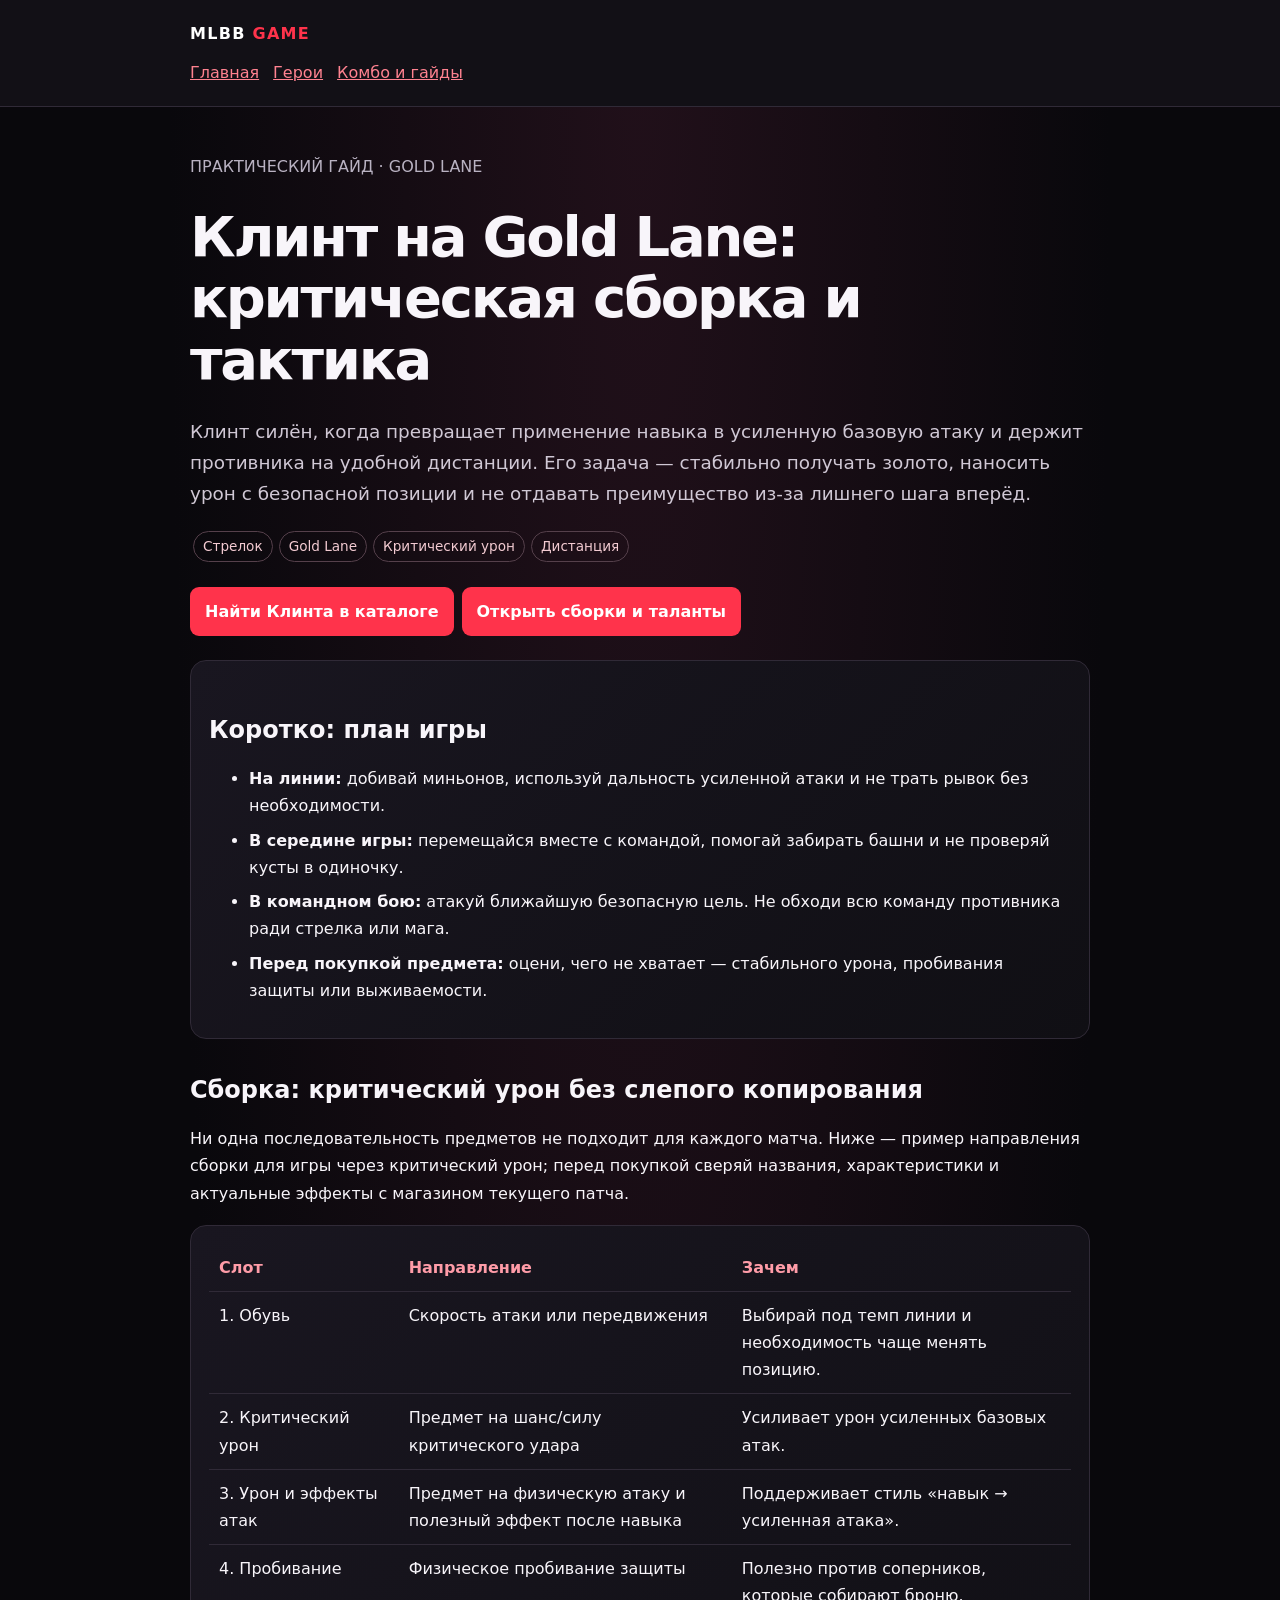
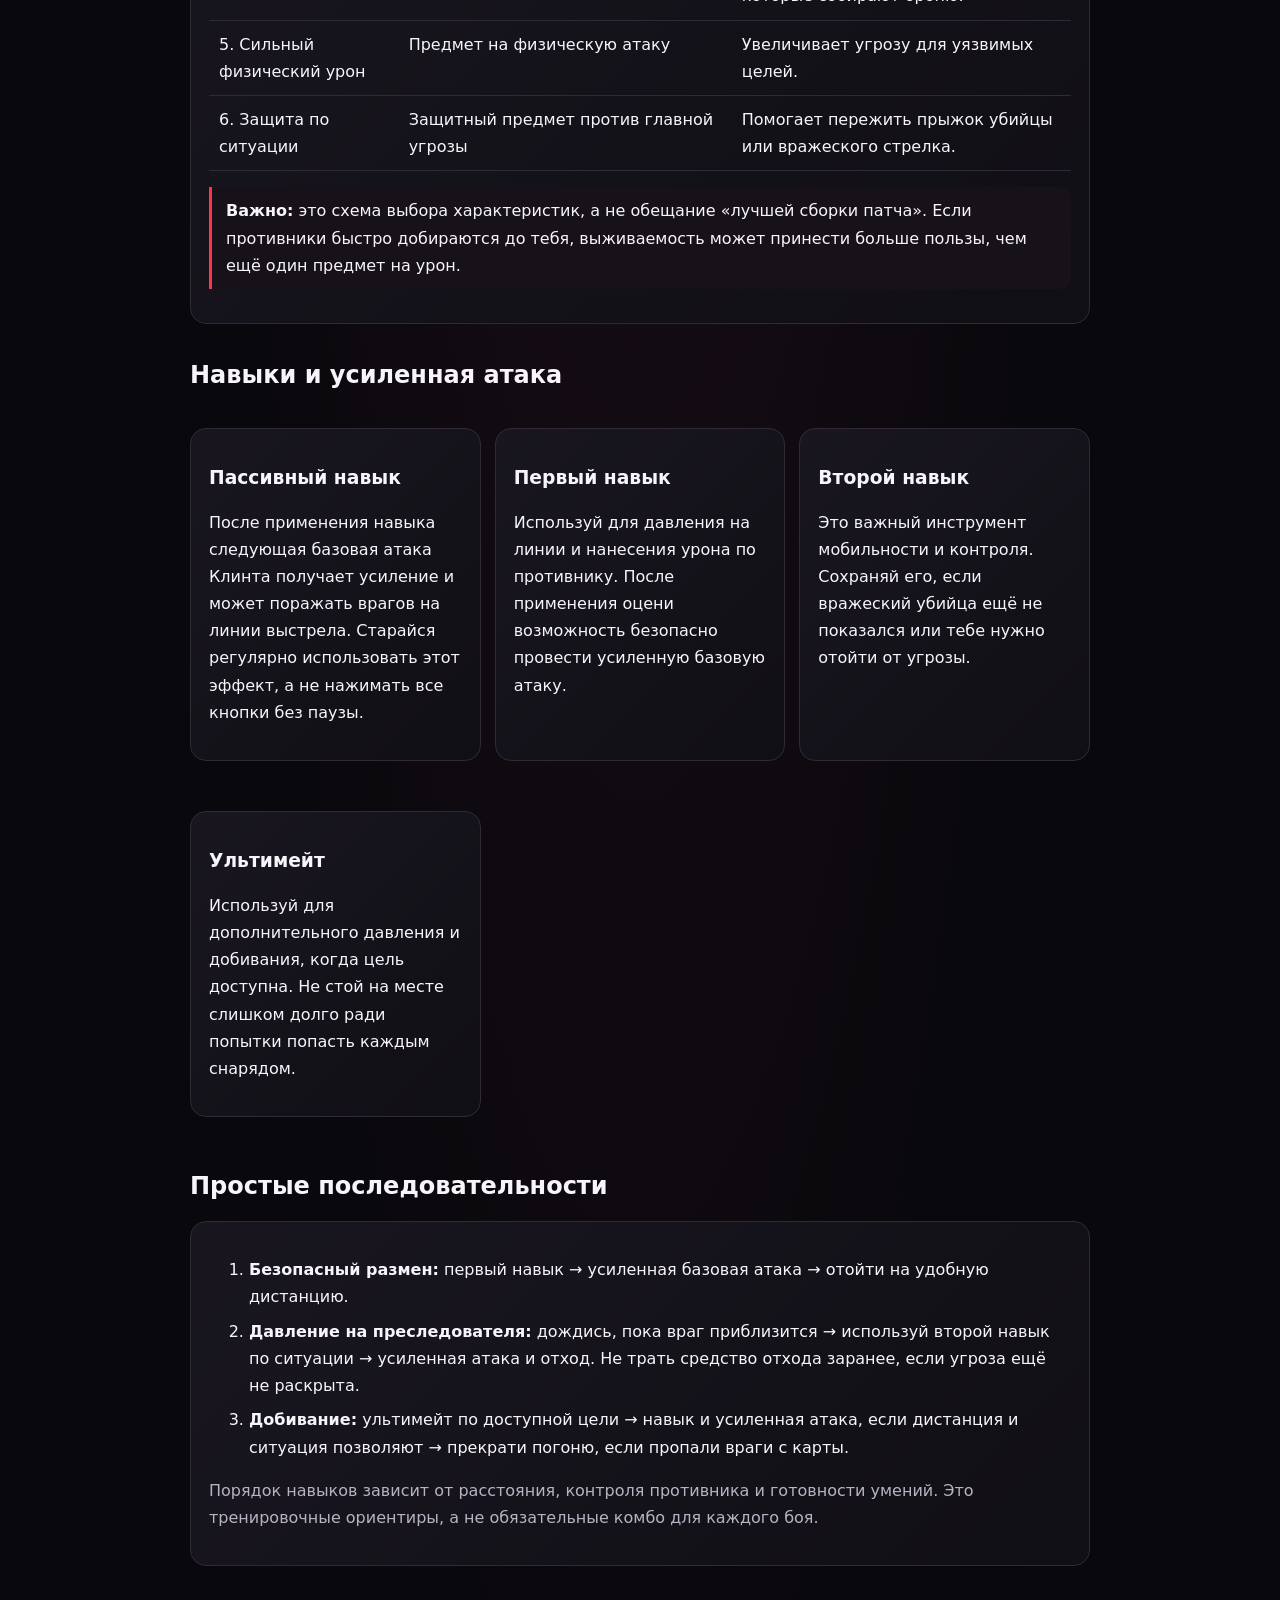
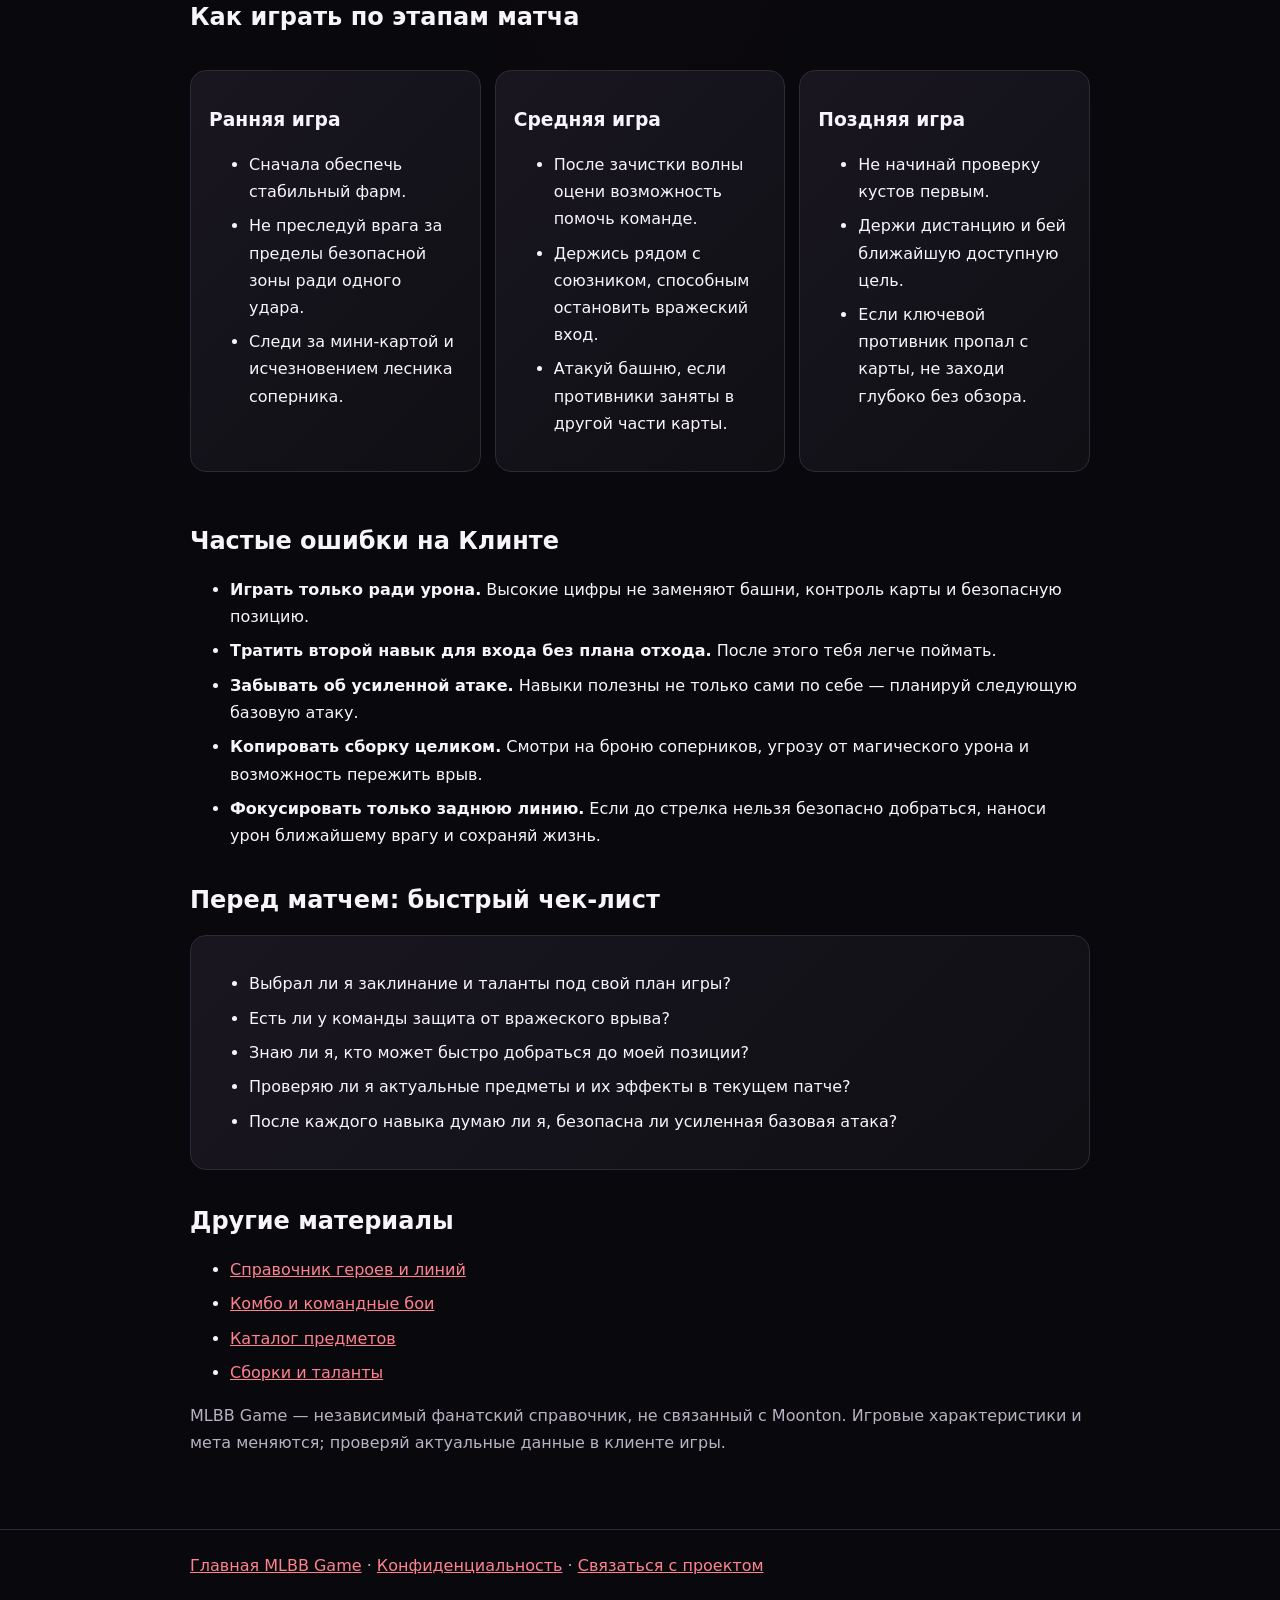
<file: clint-gold-lane/index.html>
<!doctype html>
<html lang="ru">
<head>
<meta charset="utf-8">
<meta name="viewport" content="width=device-width,initial-scale=1">
<meta name="description" content="Практический гайд по Клинту на Gold Lane в Mobile Legends: критическая сборка, навыки, комбо, позиционирование и ошибки.">
<meta name="robots" content="index,follow">
<link rel="canonical" href="https://mlbbgame.github.io/clint-gold-lane/">
<meta name="theme-color" content="#09080c">
<meta property="og:type" content="article">
<meta property="og:site_name" content="MLBB Game">
<meta property="og:title" content="Клинт на Gold Lane: сборка и тактика — MLBB Game">
<meta property="og:description" content="Как играть на Клинте: критический урон, усиленные базовые атаки, комбо и безопасное позиционирование.">
<meta property="og:url" content="https://mlbbgame.github.io/clint-gold-lane/">
<title>Клинт на Gold Lane: сборка и тактика — MLBB Game</title>
<style>
:root{color-scheme:dark;--bg:#09080c;--panel:#15131b;--line:#302a37;--red:#ff334b;--muted:#b9b2c2}*{box-sizing:border-box}body{margin:0;background:radial-gradient(ellipse at top,#21101a 0,#09080c 52%);color:#f8f5fa;font:16px/1.7 system-ui,-apple-system,Segoe UI,sans-serif}.wrap{width:min(100% - 32px,900px);margin:auto}.top{padding:20px 0;border-bottom:1px solid var(--line);background:#121016}.brand{color:#fff;text-decoration:none;font-weight:900;letter-spacing:.08em}.brand span{color:var(--red)}nav{display:flex;gap:14px;flex-wrap:wrap;margin-top:12px}a{color:#ff8290}main{padding:30px 0 56px}h1{font-size:clamp(2rem,7vw,3.5rem);line-height:1.1;letter-spacing:-.04em;margin:.45em 0}h2{line-height:1.25;margin-top:1.5em}h3{line-height:1.3}.lead{font-size:1.15rem;color:#d0c8d5}.panel{background:linear-gradient(135deg,#191620,#100f14);border:1px solid var(--line);border-radius:16px;padding:18px;margin:18px 0}.grid{display:grid;grid-template-columns:repeat(auto-fit,minmax(min(100%,230px),1fr));gap:14px}.muted,small{color:var(--muted)}.button{display:inline-block;background:var(--red);color:white;text-decoration:none;font-weight:800;padding:11px 15px;border-radius:9px;margin:6px 8px 6px 0}.tag{display:inline-block;border:1px solid #55404b;border-radius:99px;padding:3px 9px;margin:3px;color:#f3cbd2;font-size:.85rem}li{margin:.45em 0}table{border-collapse:collapse;width:100%;display:block;overflow-x:auto}th,td{text-align:left;vertical-align:top;border-bottom:1px solid var(--line);padding:10px;min-width:130px}th{color:#ff9ca8}.note{border-left:3px solid var(--red);padding:10px 14px;background:#171219;border-radius:0 10px 10px 0}.toplink{font-weight:700}footer{border-top:1px solid var(--line);padding:22px 0;color:var(--muted)}:focus-visible{outline:3px solid #ff8290;outline-offset:3px}
</style>
</head>
<body>
<header class="top"><div class="wrap"><a class="brand" href="../">MLBB <span>GAME</span></a><nav aria-label="Основная навигация"><a href="../">Главная</a><a href="../hero-guide/">Герои</a><a href="../combo-guides/">Комбо и гайды</a></nav></div></header>
<main class="wrap">
<p class="muted">ПРАКТИЧЕСКИЙ ГАЙД · GOLD LANE</p>
<h1>Клинт на Gold Lane: критическая сборка и тактика</h1>
<p class="lead">Клинт силён, когда превращает применение навыка в усиленную базовую атаку и держит противника на удобной дистанции. Его задача — стабильно получать золото, наносить урон с безопасной позиции и не отдавать преимущество из-за лишнего шага вперёд.</p>
<p><span class="tag">Стрелок</span><span class="tag">Gold Lane</span><span class="tag">Критический урон</span><span class="tag">Дистанция</span></p>
<p><a class="button" href="../?page=heroes">Найти Клинта в каталоге</a><a class="button" href="../?page=builds">Открыть сборки и таланты</a></p>

<section class="panel">
<h2>Коротко: план игры</h2>
<ul>
<li><strong>На линии:</strong> добивай миньонов, используй дальность усиленной атаки и не трать рывок без необходимости.</li>
<li><strong>В середине игры:</strong> перемещайся вместе с командой, помогай забирать башни и не проверяй кусты в одиночку.</li>
<li><strong>В командном бою:</strong> атакуй ближайшую безопасную цель. Не обходи всю команду противника ради стрелка или мага.</li>
<li><strong>Перед покупкой предмета:</strong> оцени, чего не хватает — стабильного урона, пробивания защиты или выживаемости.</li>
</ul>
</section>

<h2>Сборка: критический урон без слепого копирования</h2>
<p>Ни одна последовательность предметов не подходит для каждого матча. Ниже — пример направления сборки для игры через критический урон; перед покупкой сверяй названия, характеристики и актуальные эффекты с магазином текущего патча.</p>
<div class="panel">
<table>
<thead><tr><th>Слот</th><th>Направление</th><th>Зачем</th></tr></thead>
<tbody>
<tr><td>1. Обувь</td><td>Скорость атаки или передвижения</td><td>Выбирай под темп линии и необходимость чаще менять позицию.</td></tr>
<tr><td>2. Критический урон</td><td>Предмет на шанс/силу критического удара</td><td>Усиливает урон усиленных базовых атак.</td></tr>
<tr><td>3. Урон и эффекты атак</td><td>Предмет на физическую атаку и полезный эффект после навыка</td><td>Поддерживает стиль «навык → усиленная атака».</td></tr>
<tr><td>4. Пробивание</td><td>Физическое пробивание защиты</td><td>Полезно против соперников, которые собирают броню.</td></tr>
<tr><td>5. Сильный физический урон</td><td>Предмет на физическую атаку</td><td>Увеличивает угрозу для уязвимых целей.</td></tr>
<tr><td>6. Защита по ситуации</td><td>Защитный предмет против главной угрозы</td><td>Помогает пережить прыжок убийцы или вражеского стрелка.</td></tr>
</tbody>
</table>
<p class="note"><strong>Важно:</strong> это схема выбора характеристик, а не обещание «лучшей сборки патча». Если противники быстро добираются до тебя, выживаемость может принести больше пользы, чем ещё один предмет на урон.</p>
</div>

<h2>Навыки и усиленная атака</h2>
<div class="grid">
<article class="panel"><h3>Пассивный навык</h3><p>После применения навыка следующая базовая атака Клинта получает усиление и может поражать врагов на линии выстрела. Старайся регулярно использовать этот эффект, а не нажимать все кнопки без паузы.</p></article>
<article class="panel"><h3>Первый навык</h3><p>Используй для давления на линии и нанесения урона по противнику. После применения оцени возможность безопасно провести усиленную базовую атаку.</p></article>
<article class="panel"><h3>Второй навык</h3><p>Это важный инструмент мобильности и контроля. Сохраняй его, если вражеский убийца ещё не показался или тебе нужно отойти от угрозы.</p></article>
<article class="panel"><h3>Ультимейт</h3><p>Используй для дополнительного давления и добивания, когда цель доступна. Не стой на месте слишком долго ради попытки попасть каждым снарядом.</p></article>
</div>

<h2>Простые последовательности</h2>
<div class="panel">
<ol>
<li><strong>Безопасный размен:</strong> первый навык → усиленная базовая атака → отойти на удобную дистанцию.</li>
<li><strong>Давление на преследователя:</strong> дождись, пока враг приблизится → используй второй навык по ситуации → усиленная атака и отход. Не трать средство отхода заранее, если угроза ещё не раскрыта.</li>
<li><strong>Добивание:</strong> ультимейт по доступной цели → навык и усиленная атака, если дистанция и ситуация позволяют → прекрати погоню, если пропали враги с карты.</li>
</ol>
<p class="muted">Порядок навыков зависит от расстояния, контроля противника и готовности умений. Это тренировочные ориентиры, а не обязательные комбо для каждого боя.</p>
</div>

<h2>Как играть по этапам матча</h2>
<div class="grid">
<article class="panel"><h3>Ранняя игра</h3><ul><li>Сначала обеспечь стабильный фарм.</li><li>Не преследуй врага за пределы безопасной зоны ради одного удара.</li><li>Следи за мини-картой и исчезновением лесника соперника.</li></ul></article>
<article class="panel"><h3>Средняя игра</h3><ul><li>После зачистки волны оцени возможность помочь команде.</li><li>Держись рядом с союзником, способным остановить вражеский вход.</li><li>Атакуй башню, если противники заняты в другой части карты.</li></ul></article>
<article class="panel"><h3>Поздняя игра</h3><ul><li>Не начинай проверку кустов первым.</li><li>Держи дистанцию и бей ближайшую доступную цель.</li><li>Если ключевой противник пропал с карты, не заходи глубоко без обзора.</li></ul></article>
</div>

<h2>Частые ошибки на Клинте</h2>
<ul>
<li><strong>Играть только ради урона.</strong> Высокие цифры не заменяют башни, контроль карты и безопасную позицию.</li>
<li><strong>Тратить второй навык для входа без плана отхода.</strong> После этого тебя легче поймать.</li>
<li><strong>Забывать об усиленной атаке.</strong> Навыки полезны не только сами по себе — планируй следующую базовую атаку.</li>
<li><strong>Копировать сборку целиком.</strong> Смотри на броню соперников, угрозу от магического урона и возможность пережить врыв.</li>
<li><strong>Фокусировать только заднюю линию.</strong> Если до стрелка нельзя безопасно добраться, наноси урон ближайшему врагу и сохраняй жизнь.</li>
</ul>

<h2>Перед матчем: быстрый чек-лист</h2>
<div class="panel"><ul>
<li>Выбрал ли я заклинание и таланты под свой план игры?</li>
<li>Есть ли у команды защита от вражеского врыва?</li>
<li>Знаю ли я, кто может быстро добраться до моей позиции?</li>
<li>Проверяю ли я актуальные предметы и их эффекты в текущем патче?</li>
<li>После каждого навыка думаю ли я, безопасна ли усиленная базовая атака?</li>
</ul></div>

<h2>Другие материалы</h2>
<ul><li><a href="../hero-guide/">Справочник героев и линий</a></li><li><a href="../combo-guides/">Комбо и командные бои</a></li><li><a href="../?page=items">Каталог предметов</a></li><li><a href="../?page=builds">Сборки и таланты</a></li></ul>
<p class="muted">MLBB Game — независимый фанатский справочник, не связанный с Moonton. Игровые характеристики и мета меняются; проверяй актуальные данные в клиенте игры.</p>
</main>
<footer><div class="wrap"><a href="../">Главная MLBB Game</a> · <a href="../privacy.html">Конфиденциальность</a> · <a href="../contact.html">Связаться с проектом</a></div></footer>
</body>
</html>
</file>
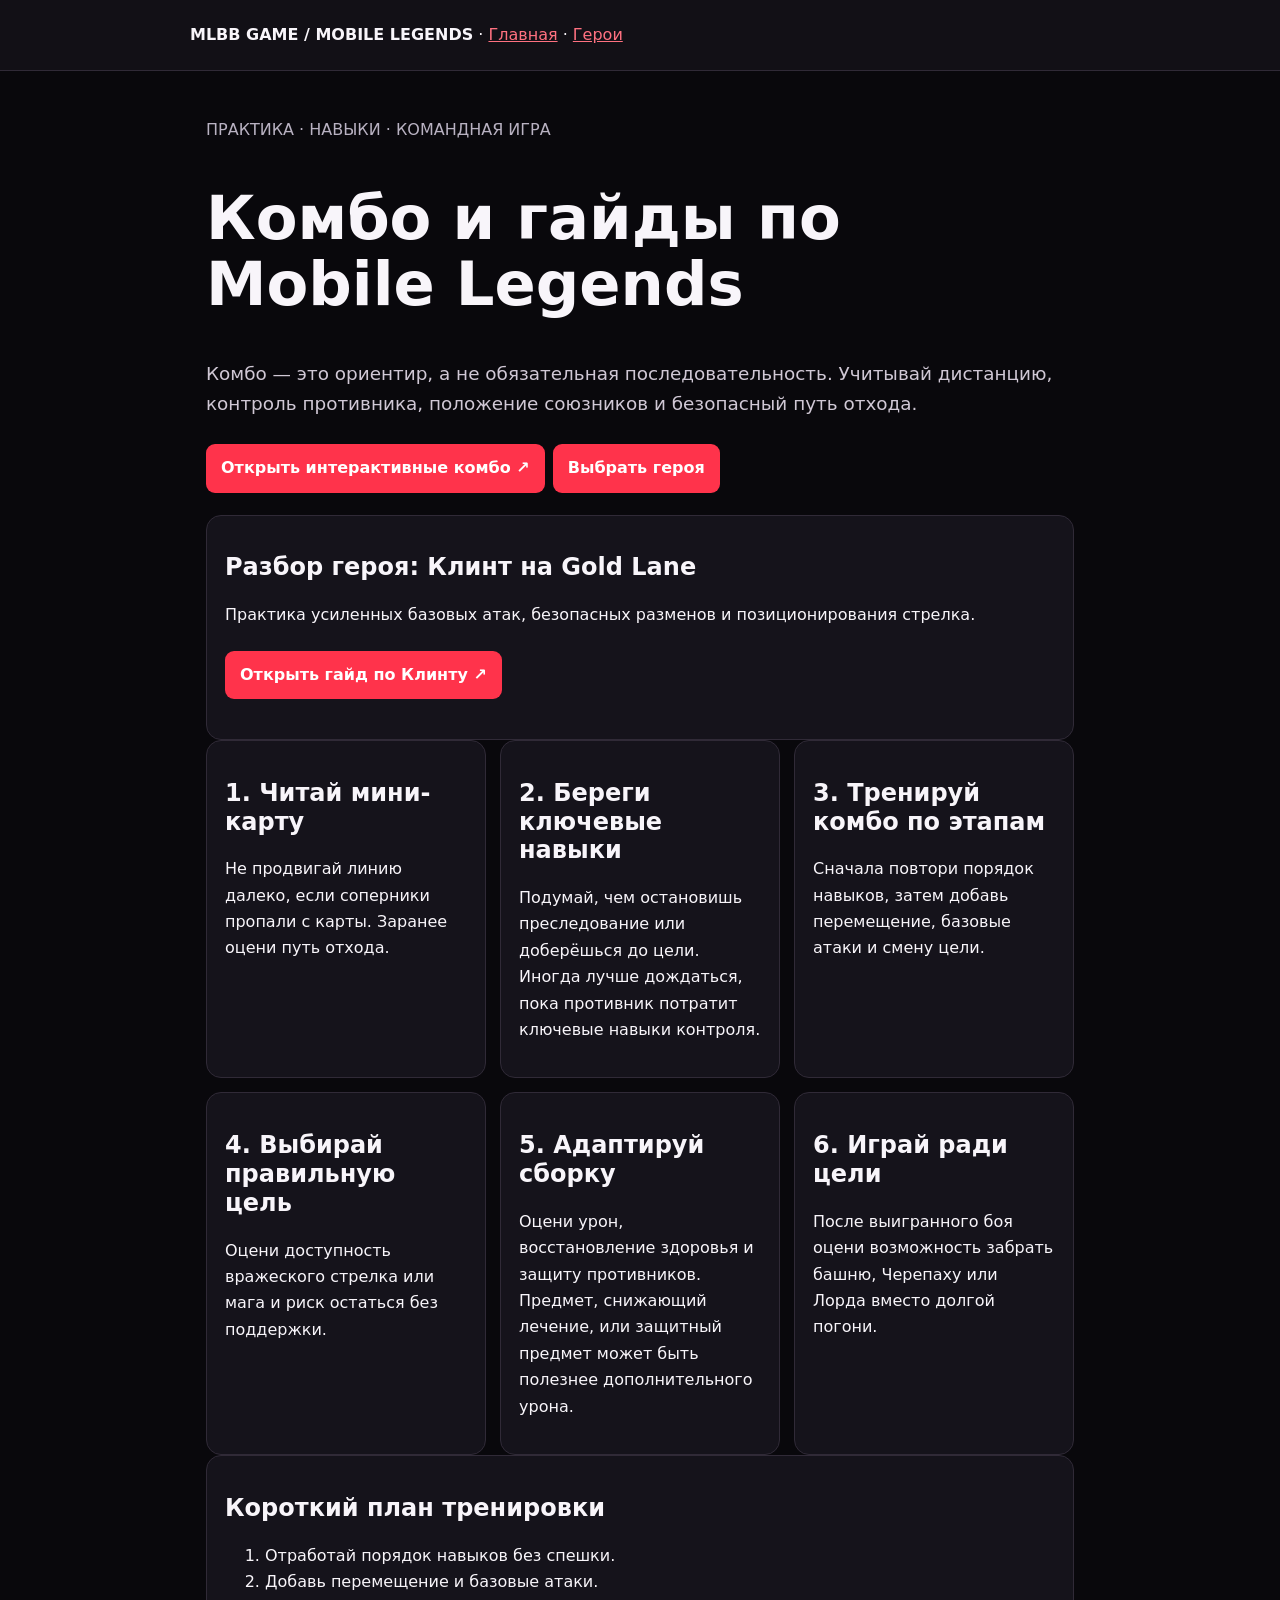
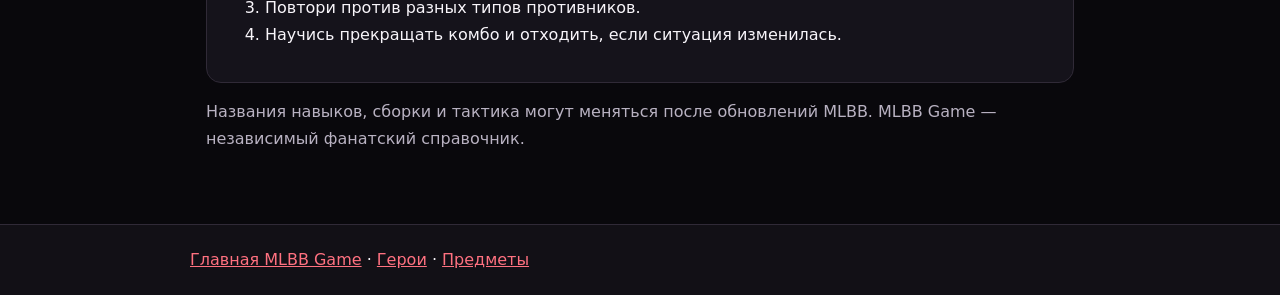
<file: combo-guides/index.html>
<!doctype html>
<html lang="ru">
<head>
<meta charset="utf-8">
<meta name="viewport" content="width=device-width,initial-scale=1">
<meta name="description" content="Практические гайды Mobile Legends: комбо навыков, мини-карта, позиционирование и командные бои. MLBB Game.">
<meta name="robots" content="index,follow">
<link rel="canonical" href="https://mlbbgame.github.io/combo-guides/">
<meta property="og:type" content="website">
<meta property="og:title" content="Комбо и гайды Mobile Legends — MLBB Game">
<meta property="og:description" content="Советы по комбо, позиционированию и командным боям в Mobile Legends.">
<meta property="og:url" content="https://mlbbgame.github.io/combo-guides/">
<title>Комбо и гайды Mobile Legends — MLBB Game</title>
<style>
:root{color-scheme:dark}*{box-sizing:border-box}body{margin:0;background:#09080c;color:#f8f5fa;font:16px/1.65 system-ui,sans-serif}header,footer{padding:22px max(16px,calc((100% - 900px)/2));background:#121016;border-bottom:1px solid #302a37}footer{border-top:1px solid #302a37;border-bottom:0}main{max-width:900px;margin:auto;padding:30px 16px 56px}a{color:#ff7180}h1{font-size:clamp(2rem,7vw,3.8rem);line-height:1.1}h2{line-height:1.2}.lead{font-size:1.15rem;color:#d0c8d5}.grid{display:grid;grid-template-columns:repeat(auto-fit,minmax(min(100%,240px),1fr));gap:14px}.card{background:#15131b;border:1px solid #302a37;border-radius:15px;padding:18px}.button{display:inline-block;background:#ff334b;color:white;text-decoration:none;font-weight:800;padding:11px 15px;border-radius:9px;margin:6px 8px 6px 0}.muted{color:#b9b2c2}
</style>
</head>
<body>
<header><strong>MLBB GAME / MOBILE LEGENDS</strong> · <a href="../">Главная</a> · <a href="../hero-guide/">Герои</a></header>
<main>
<p class="muted">ПРАКТИКА · НАВЫКИ · КОМАНДНАЯ ИГРА</p>
<h1>Комбо и гайды по Mobile Legends</h1>
<p class="lead">Комбо — это ориентир, а не обязательная последовательность. Учитывай дистанцию, контроль противника, положение союзников и безопасный путь отхода.</p>
<p><a class="button" href="../?page=guides">Открыть интерактивные комбо ↗</a><a class="button" href="../hero-guide/">Выбрать героя</a></p>
<section class="card"><h2>Разбор героя: Клинт на Gold Lane</h2><p>Практика усиленных базовых атак, безопасных разменов и позиционирования стрелка.</p><p><a class="button" href="../clint-gold-lane/">Открыть гайд по Клинту ↗</a></p></section>
<div class="grid">
<article class="card"><h2>1. Читай мини-карту</h2><p>Не продвигай линию далеко, если соперники пропали с карты. Заранее оцени путь отхода.</p></article>
<article class="card"><h2>2. Береги ключевые навыки</h2><p>Подумай, чем остановишь преследование или доберёшься до цели. Иногда лучше дождаться, пока противник потратит ключевые навыки контроля.</p></article>
<article class="card"><h2>3. Тренируй комбо по этапам</h2><p>Сначала повтори порядок навыков, затем добавь перемещение, базовые атаки и смену цели.</p></article>
<article class="card"><h2>4. Выбирай правильную цель</h2><p>Оцени доступность вражеского стрелка или мага и риск остаться без поддержки.</p></article>
<article class="card"><h2>5. Адаптируй сборку</h2><p>Оцени урон, восстановление здоровья и защиту противников. Предмет, снижающий лечение, или защитный предмет может быть полезнее дополнительного урона.</p></article>
<article class="card"><h2>6. Играй ради цели</h2><p>После выигранного боя оцени возможность забрать башню, Черепаху или Лорда вместо долгой погони.</p></article>
</div>
<section class="card"><h2>Короткий план тренировки</h2><ol><li>Отработай порядок навыков без спешки.</li><li>Добавь перемещение и базовые атаки.</li><li>Повтори против разных типов противников.</li><li>Научись прекращать комбо и отходить, если ситуация изменилась.</li></ol></section>
<p class="muted">Названия навыков, сборки и тактика могут меняться после обновлений MLBB. MLBB Game — независимый фанатский справочник.</p>
</main>
<footer><a href="../">Главная MLBB Game</a> · <a href="../hero-guide/">Герои</a> · <a href="../?page=items">Предметы</a></footer>
</body></html>
</file>
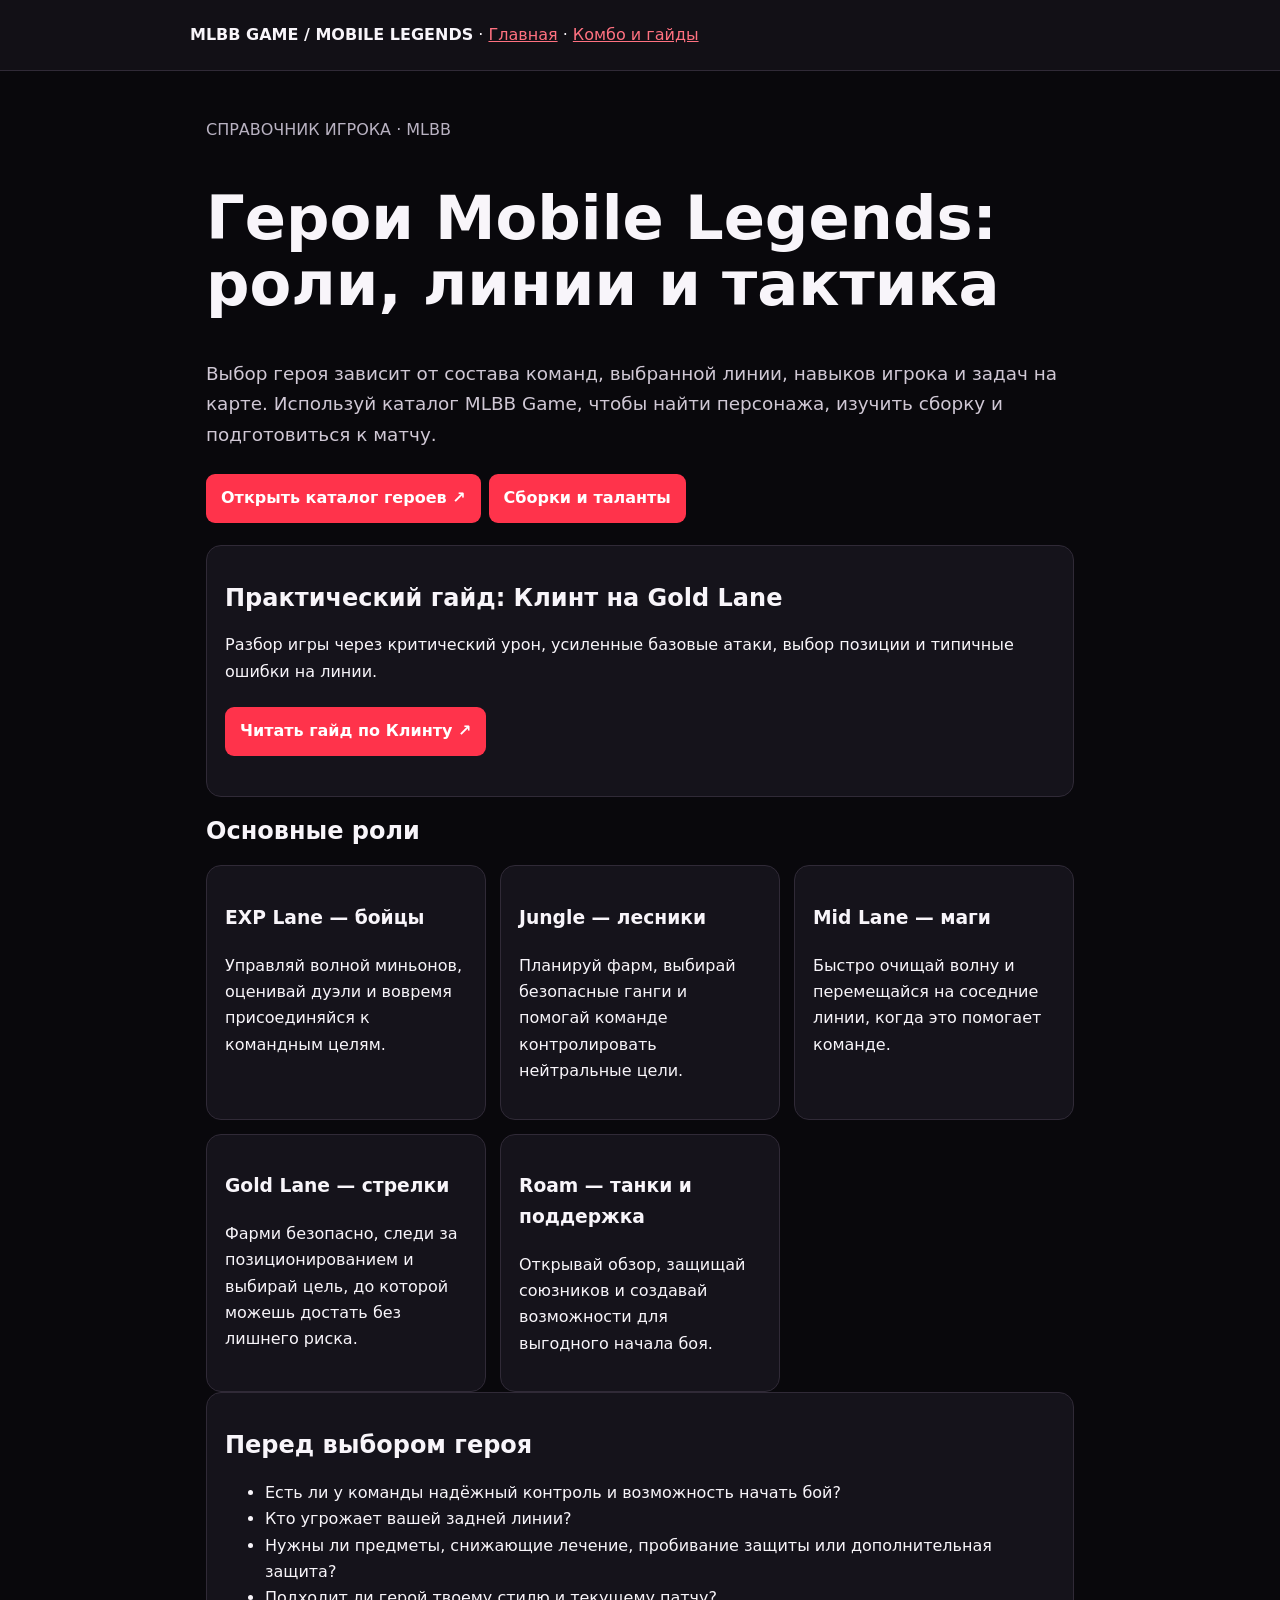
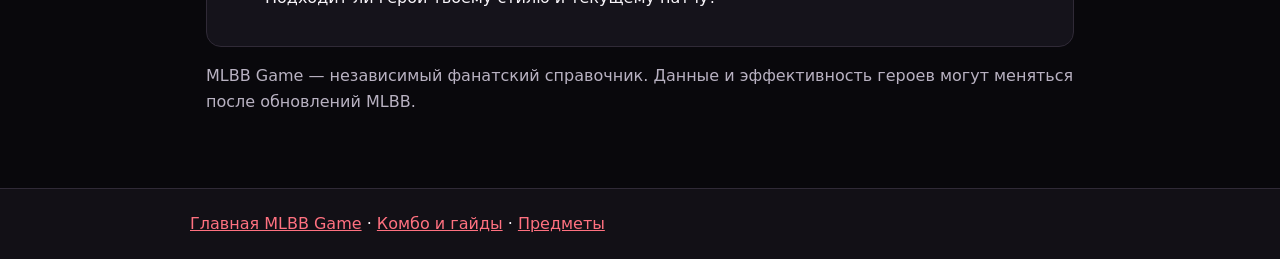
<file: hero-guide/index.html>
<!doctype html>
<html lang="ru">
<head>
<meta charset="utf-8">
<meta name="viewport" content="width=device-width,initial-scale=1">
<meta name="description" content="Справочник героев Mobile Legends: роли, линии, выбор персонажа и тактика команды. MLBB Game.">
<meta name="robots" content="index,follow">
<link rel="canonical" href="https://mlbbgame.github.io/hero-guide/">
<meta property="og:type" content="website">
<meta property="og:title" content="Герои Mobile Legends — MLBB Game">
<meta property="og:description" content="Роли, линии и тактика героев Mobile Legends в справочнике MLBB Game.">
<meta property="og:url" content="https://mlbbgame.github.io/hero-guide/">
<title>Герои Mobile Legends — MLBB Game</title>
<style>
:root{color-scheme:dark}*{box-sizing:border-box}body{margin:0;background:#09080c;color:#f8f5fa;font:16px/1.65 system-ui,sans-serif}header,footer{padding:22px max(16px,calc((100% - 900px)/2));background:#121016;border-bottom:1px solid #302a37}footer{border-top:1px solid #302a37;border-bottom:0}main{max-width:900px;margin:auto;padding:30px 16px 56px}a{color:#ff7180}h1{font-size:clamp(2rem,7vw,3.8rem);line-height:1.1}h2{line-height:1.2}.lead{font-size:1.15rem;color:#d0c8d5}.grid{display:grid;grid-template-columns:repeat(auto-fit,minmax(min(100%,240px),1fr));gap:14px}.card{background:#15131b;border:1px solid #302a37;border-radius:15px;padding:18px}.button{display:inline-block;background:#ff334b;color:white;text-decoration:none;font-weight:800;padding:11px 15px;border-radius:9px;margin:6px 8px 6px 0}.muted{color:#b9b2c2}
</style>
</head>
<body>
<header><strong>MLBB GAME / MOBILE LEGENDS</strong> · <a href="../">Главная</a> · <a href="../combo-guides/">Комбо и гайды</a></header>
<main>
<p class="muted">СПРАВОЧНИК ИГРОКА · MLBB</p>
<h1>Герои Mobile Legends: роли, линии и тактика</h1>
<p class="lead">Выбор героя зависит от состава команд, выбранной линии, навыков игрока и задач на карте. Используй каталог MLBB Game, чтобы найти персонажа, изучить сборку и подготовиться к матчу.</p>
<p><a class="button" href="../?page=heroes">Открыть каталог героев ↗</a><a class="button" href="../?page=builds">Сборки и таланты</a></p>
<section class="card"><h2>Практический гайд: Клинт на Gold Lane</h2><p>Разбор игры через критический урон, усиленные базовые атаки, выбор позиции и типичные ошибки на линии.</p><p><a class="button" href="../clint-gold-lane/">Читать гайд по Клинту ↗</a></p></section>
<h2>Основные роли</h2>
<div class="grid">
<article class="card"><h3>EXP Lane — бойцы</h3><p>Управляй волной миньонов, оценивай дуэли и вовремя присоединяйся к командным целям.</p></article>
<article class="card"><h3>Jungle — лесники</h3><p>Планируй фарм, выбирай безопасные ганги и помогай команде контролировать нейтральные цели.</p></article>
<article class="card"><h3>Mid Lane — маги</h3><p>Быстро очищай волну и перемещайся на соседние линии, когда это помогает команде.</p></article>
<article class="card"><h3>Gold Lane — стрелки</h3><p>Фарми безопасно, следи за позиционированием и выбирай цель, до которой можешь достать без лишнего риска.</p></article>
<article class="card"><h3>Roam — танки и поддержка</h3><p>Открывай обзор, защищай союзников и создавай возможности для выгодного начала боя.</p></article>
</div>
<section class="card"><h2>Перед выбором героя</h2><ul><li>Есть ли у команды надёжный контроль и возможность начать бой?</li><li>Кто угрожает вашей задней линии?</li><li>Нужны ли предметы, снижающие лечение, пробивание защиты или дополнительная защита?</li><li>Подходит ли герой твоему стилю и текущему патчу?</li></ul></section>
<p class="muted">MLBB Game — независимый фанатский справочник. Данные и эффективность героев могут меняться после обновлений MLBB.</p>
</main>
<footer><a href="../">Главная MLBB Game</a> · <a href="../combo-guides/">Комбо и гайды</a> · <a href="../?page=items">Предметы</a></footer>
</body></html>
</file>
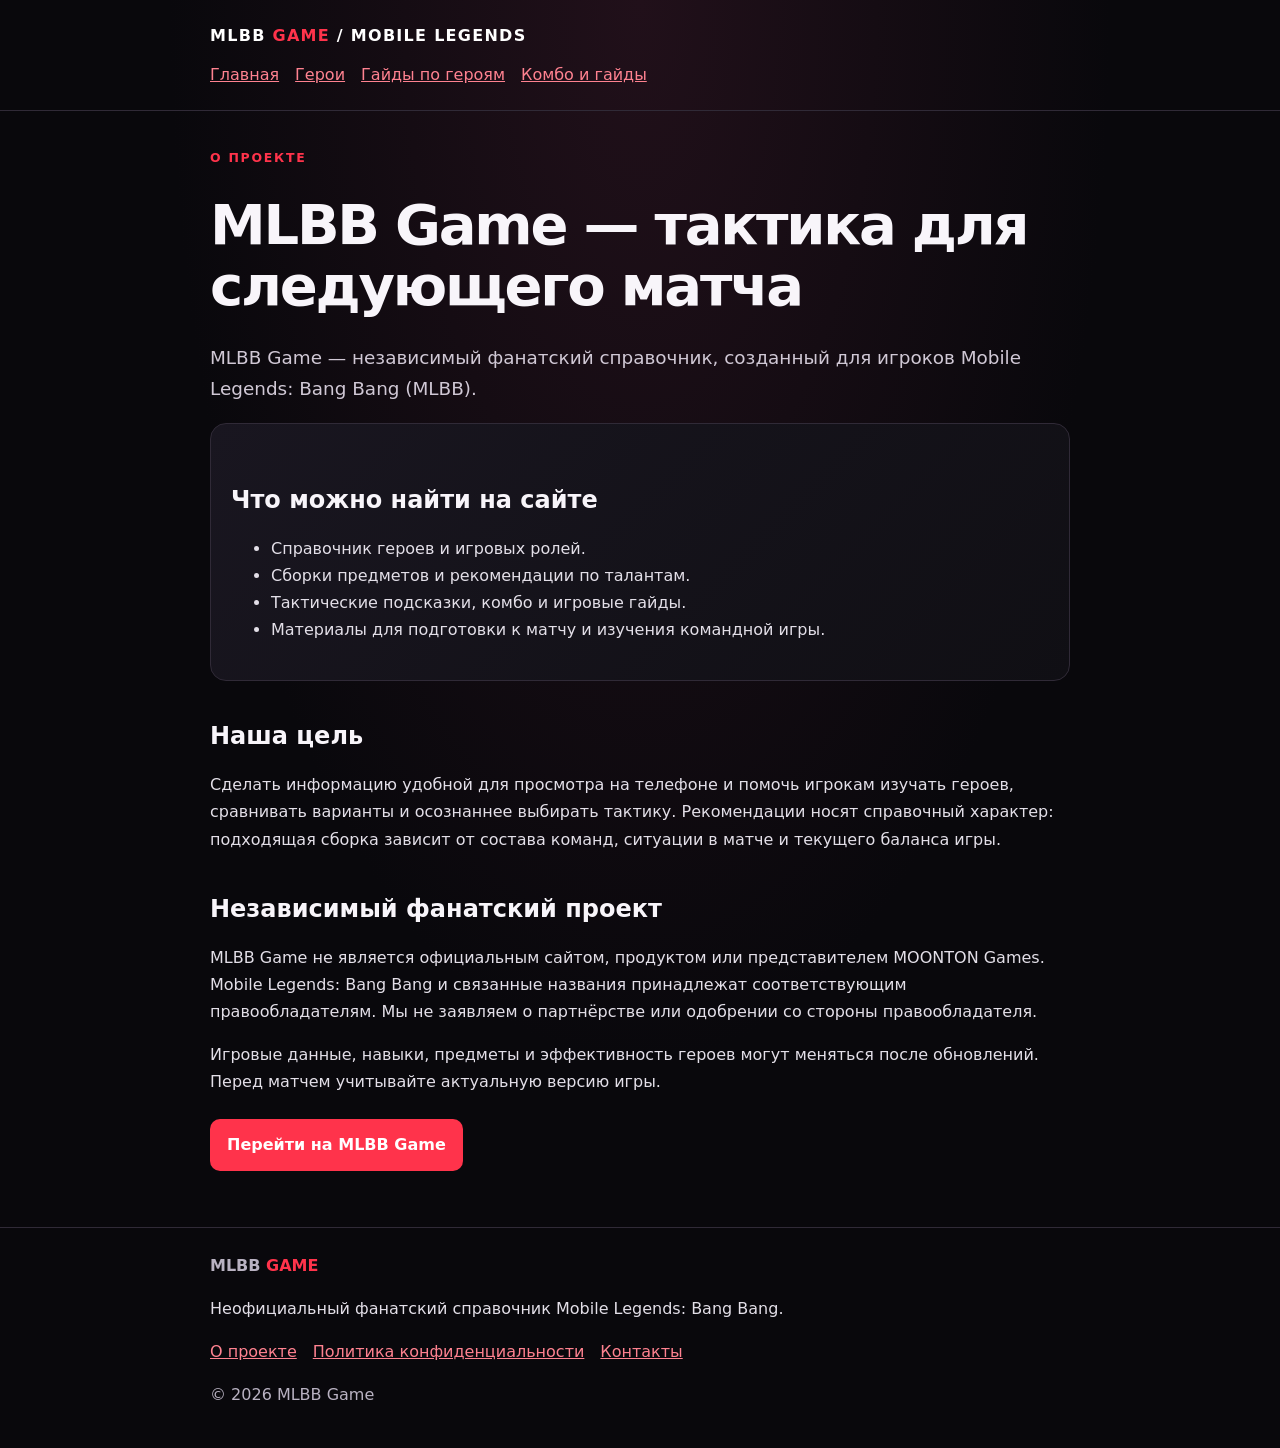
<file: about.html>
<!doctype html>
<html lang="ru">
<head>
<meta charset="utf-8">
<meta name="viewport" content="width=device-width,initial-scale=1">
<meta name="description" content="О MLBB Game — независимом фанатском справочнике по героям, сборкам, талантам и тактике Mobile Legends: Bang Bang.">
<meta name="robots" content="index,follow">
<link rel="canonical" href="https://mlbbgame.github.io/about.html">
<meta name="theme-color" content="#09080c">
<meta property="og:type" content="website">
<meta property="og:site_name" content="MLBB Game">
<meta property="og:title" content="О проекте MLBB Game">
<meta property="og:description" content="О MLBB Game — независимом фанатском справочнике по героям, сборкам, талантам и тактике Mobile Legends: Bang Bang.">
<title>О проекте MLBB Game</title>
<style>
:root{color-scheme:dark;--bg:#09080c;--panel:#15131b;--line:#302a37;--red:#ff334b;--muted:#b9b2c2}*{box-sizing:border-box}body{margin:0;background:radial-gradient(ellipse at top,#21101a 0,#09080c 52%);color:#f8f5fa;font:16px/1.7 system-ui,-apple-system,Segoe UI,sans-serif}.wrap{width:min(100% - 32px,860px);margin:auto}.top{padding:22px 0;border-bottom:1px solid var(--line)}.brand{font-weight:900;letter-spacing:.08em;color:#fff;text-decoration:none}.brand span{color:var(--red)}nav{display:flex;gap:16px;flex-wrap:wrap;margin-top:12px}a{color:#ff8290}main{padding:36px 0 56px}h1{font-size:clamp(2rem,7vw,3.5rem);line-height:1.1;letter-spacing:-.04em;margin:.45em 0}h2{line-height:1.25;margin-top:1.7em}p,li{color:#e3dfe8}.lead{font-size:1.15rem;color:#d0c8d5}.panel{background:linear-gradient(135deg,#191620,#100f14);border:1px solid var(--line);border-radius:16px;padding:20px;margin:18px 0}.eyebrow{color:var(--red);font-size:.78rem;font-weight:800;letter-spacing:.14em}.muted,small{color:var(--muted)}footer{border-top:1px solid var(--line);padding:24px 0;color:var(--muted)}.btn{display:inline-block;background:var(--red);color:#fff;text-decoration:none;font-weight:800;border-radius:10px;padding:12px 17px;margin:8px 8px 0 0}.btn.secondary{background:transparent;border:1px solid #57414b}code{overflow-wrap:anywhere}
</style>
</head>
<body>
<header class="top"><div class="wrap"><a class="brand" href="./">MLBB<span> GAME</span> / MOBILE LEGENDS</a><nav aria-label="Основная навигация"><a href="./">Главная</a><a href="./?page=heroes">Герои</a><a href="./hero-guide/">Гайды по героям</a><a href="./combo-guides/">Комбо и гайды</a></nav></div></header>
<main class="wrap"><div class="eyebrow">О ПРОЕКТЕ</div><h1>MLBB Game — тактика для следующего матча</h1><p class="lead">MLBB Game — независимый фанатский справочник, созданный для игроков Mobile Legends: Bang Bang (MLBB).</p><section class="panel"><h2>Что можно найти на сайте</h2><ul><li>Справочник героев и игровых ролей.</li><li>Сборки предметов и рекомендации по талантам.</li><li>Тактические подсказки, комбо и игровые гайды.</li><li>Материалы для подготовки к матчу и изучения командной игры.</li></ul></section><h2>Наша цель</h2><p>Сделать информацию удобной для просмотра на телефоне и помочь игрокам изучать героев, сравнивать варианты и осознаннее выбирать тактику. Рекомендации носят справочный характер: подходящая сборка зависит от состава команд, ситуации в матче и текущего баланса игры.</p><h2>Независимый фанатский проект</h2><p>MLBB Game не является официальным сайтом, продуктом или представителем MOONTON Games. Mobile Legends: Bang Bang и связанные названия принадлежат соответствующим правообладателям. Мы не заявляем о партнёрстве или одобрении со стороны правообладателя.</p><p>Игровые данные, навыки, предметы и эффективность героев могут меняться после обновлений. Перед матчем учитывайте актуальную версию игры.</p><a class="btn" href="./">Перейти на MLBB Game</a></main>
<footer><div class="wrap"><strong>MLBB<span style="color:var(--red)"> GAME</span></strong><p>Неофициальный фанатский справочник Mobile Legends: Bang Bang.</p><nav aria-label="Информация о сайте"><a href="./about.html">О проекте</a><a href="./privacy.html">Политика конфиденциальности</a><a href="./contact.html">Контакты</a></nav><p class="muted">© 2026 MLBB Game</p></div></footer>
</body></html>
</file>
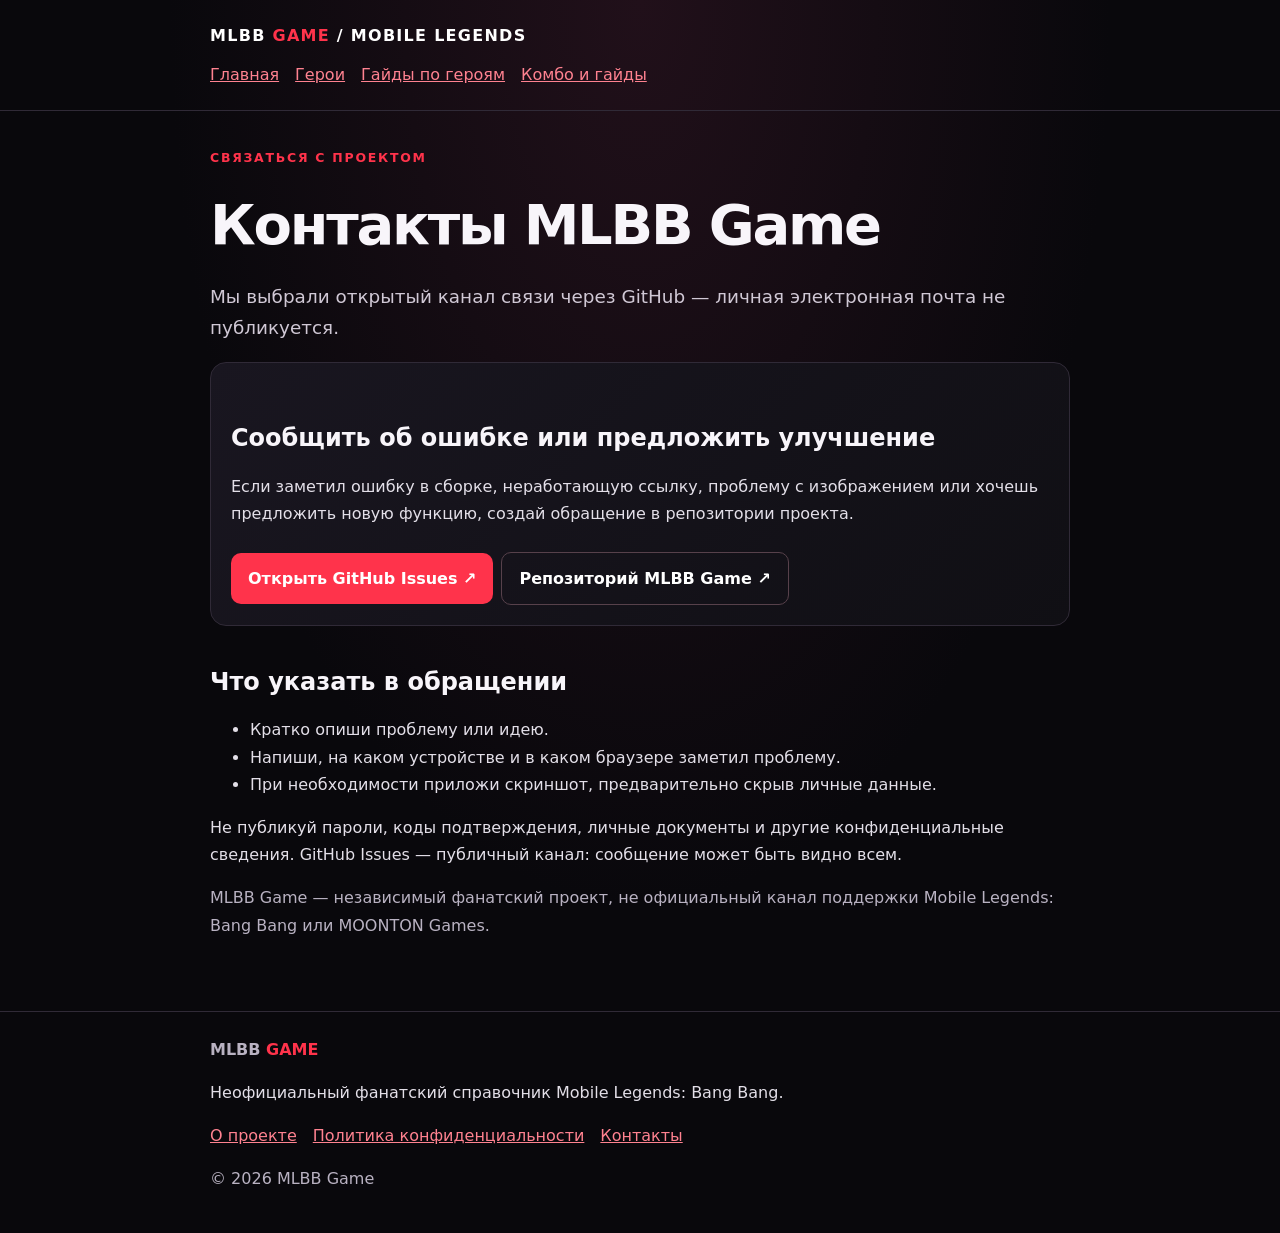
<file: contact.html>
<!doctype html>
<html lang="ru">
<head>
<meta charset="utf-8">
<meta name="viewport" content="width=device-width,initial-scale=1">
<meta name="description" content="Как связаться с проектом MLBB Game через GitHub без публикации личной электронной почты.">
<meta name="robots" content="index,follow">
<link rel="canonical" href="https://mlbbgame.github.io/contact.html">
<meta name="theme-color" content="#09080c">
<meta property="og:type" content="website">
<meta property="og:site_name" content="MLBB Game">
<meta property="og:title" content="Контакты MLBB Game">
<meta property="og:description" content="Как связаться с проектом MLBB Game через GitHub без публикации личной электронной почты.">
<title>Контакты MLBB Game</title>
<style>
:root{color-scheme:dark;--bg:#09080c;--panel:#15131b;--line:#302a37;--red:#ff334b;--muted:#b9b2c2}*{box-sizing:border-box}body{margin:0;background:radial-gradient(ellipse at top,#21101a 0,#09080c 52%);color:#f8f5fa;font:16px/1.7 system-ui,-apple-system,Segoe UI,sans-serif}.wrap{width:min(100% - 32px,860px);margin:auto}.top{padding:22px 0;border-bottom:1px solid var(--line)}.brand{font-weight:900;letter-spacing:.08em;color:#fff;text-decoration:none}.brand span{color:var(--red)}nav{display:flex;gap:16px;flex-wrap:wrap;margin-top:12px}a{color:#ff8290}main{padding:36px 0 56px}h1{font-size:clamp(2rem,7vw,3.5rem);line-height:1.1;letter-spacing:-.04em;margin:.45em 0}h2{line-height:1.25;margin-top:1.7em}p,li{color:#e3dfe8}.lead{font-size:1.15rem;color:#d0c8d5}.panel{background:linear-gradient(135deg,#191620,#100f14);border:1px solid var(--line);border-radius:16px;padding:20px;margin:18px 0}.eyebrow{color:var(--red);font-size:.78rem;font-weight:800;letter-spacing:.14em}.muted,small{color:var(--muted)}footer{border-top:1px solid var(--line);padding:24px 0;color:var(--muted)}.btn{display:inline-block;background:var(--red);color:#fff;text-decoration:none;font-weight:800;border-radius:10px;padding:12px 17px;margin:8px 8px 0 0}.btn.secondary{background:transparent;border:1px solid #57414b}code{overflow-wrap:anywhere}
</style>
</head>
<body>
<header class="top"><div class="wrap"><a class="brand" href="./">MLBB<span> GAME</span> / MOBILE LEGENDS</a><nav aria-label="Основная навигация"><a href="./">Главная</a><a href="./?page=heroes">Герои</a><a href="./hero-guide/">Гайды по героям</a><a href="./combo-guides/">Комбо и гайды</a></nav></div></header>
<main class="wrap"><div class="eyebrow">СВЯЗАТЬСЯ С ПРОЕКТОМ</div><h1>Контакты MLBB Game</h1><p class="lead">Мы выбрали открытый канал связи через GitHub — личная электронная почта не публикуется.</p><section class="panel"><h2>Сообщить об ошибке или предложить улучшение</h2><p>Если заметил ошибку в сборке, неработающую ссылку, проблему с изображением или хочешь предложить новую функцию, создай обращение в репозитории проекта.</p><a class="btn" href="https://github.com/mlbbgame/mlbbgame.github.io/issues">Открыть GitHub Issues ↗</a><a class="btn secondary" href="https://github.com/mlbbgame/mlbbgame.github.io">Репозиторий MLBB Game ↗</a></section><h2>Что указать в обращении</h2><ul><li>Кратко опиши проблему или идею.</li><li>Напиши, на каком устройстве и в каком браузере заметил проблему.</li><li>При необходимости приложи скриншот, предварительно скрыв личные данные.</li></ul><p>Не публикуй пароли, коды подтверждения, личные документы и другие конфиденциальные сведения. GitHub Issues — публичный канал: сообщение может быть видно всем.</p><p class="muted">MLBB Game — независимый фанатский проект, не официальный канал поддержки Mobile Legends: Bang Bang или MOONTON Games.</p></main>
<footer><div class="wrap"><strong>MLBB<span style="color:var(--red)"> GAME</span></strong><p>Неофициальный фанатский справочник Mobile Legends: Bang Bang.</p><nav aria-label="Информация о сайте"><a href="./about.html">О проекте</a><a href="./privacy.html">Политика конфиденциальности</a><a href="./contact.html">Контакты</a></nav><p class="muted">© 2026 MLBB Game</p></div></footer>
</body></html>
</file>
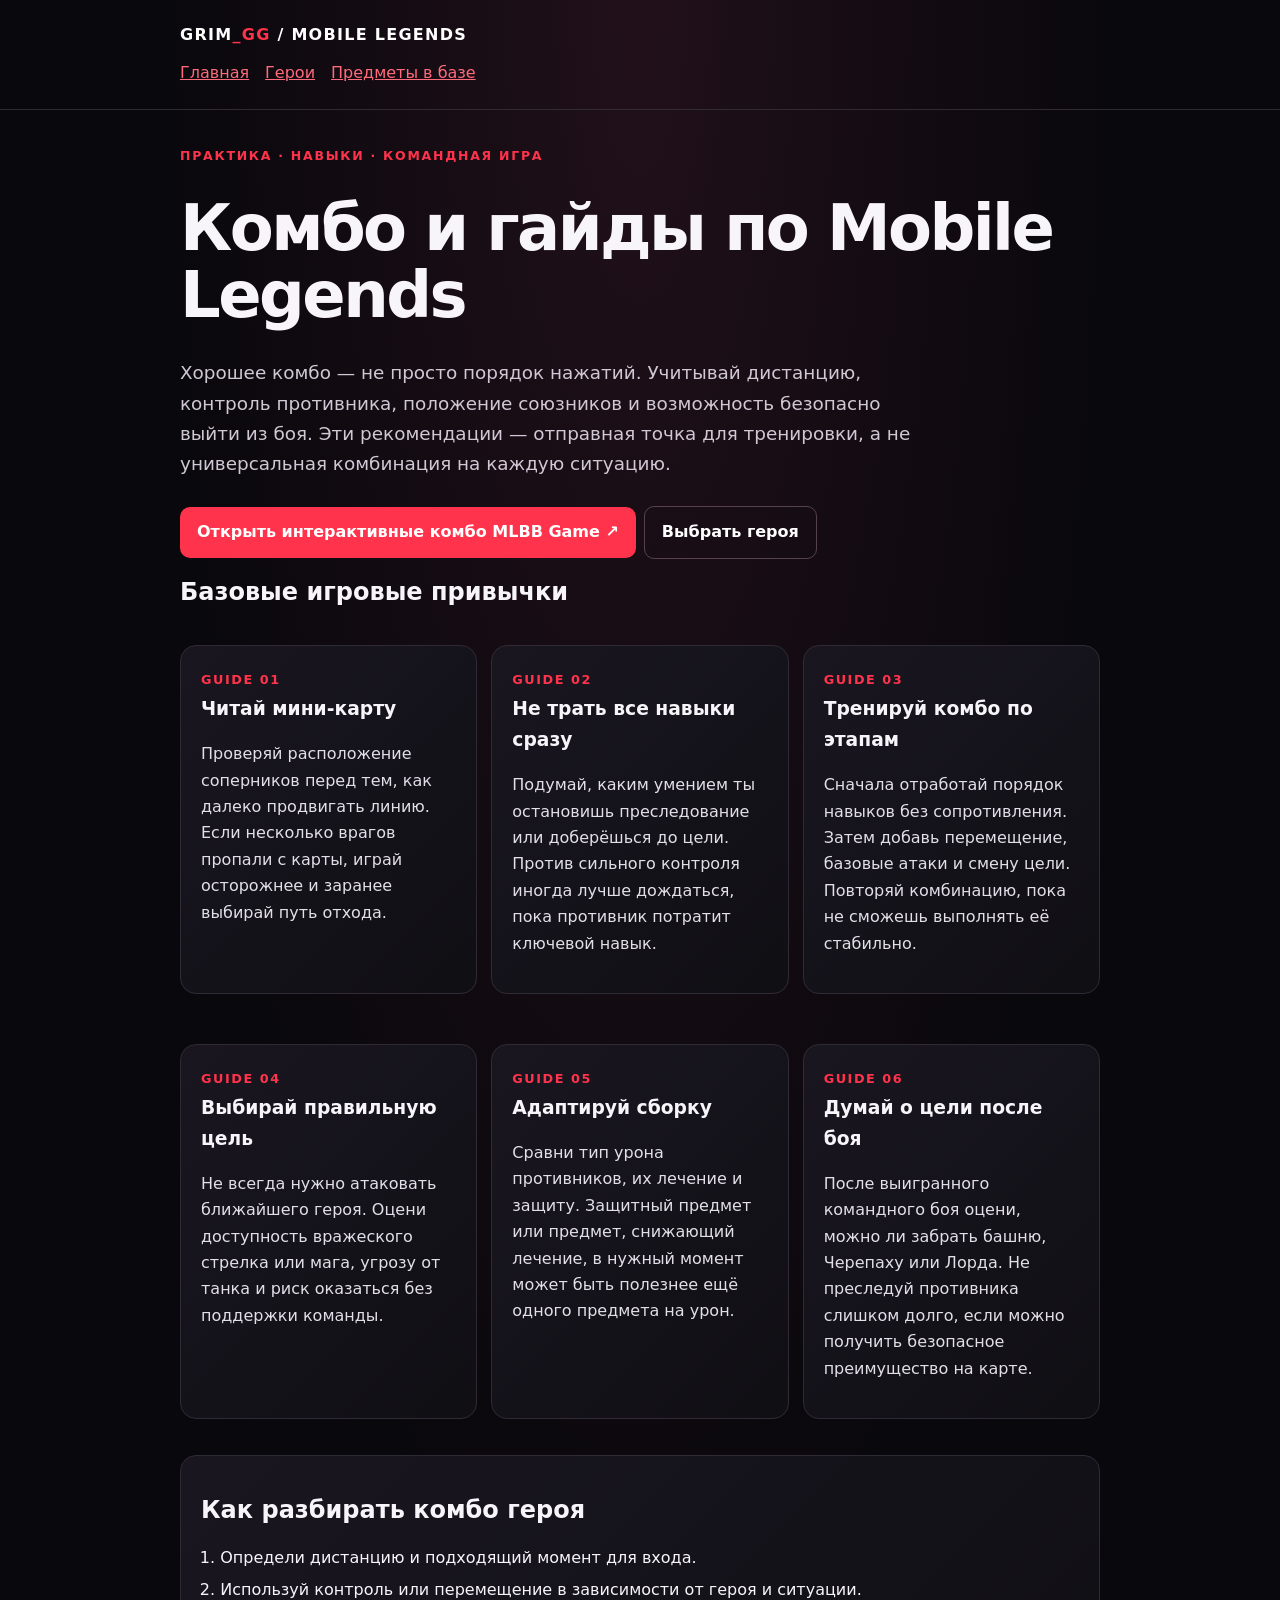
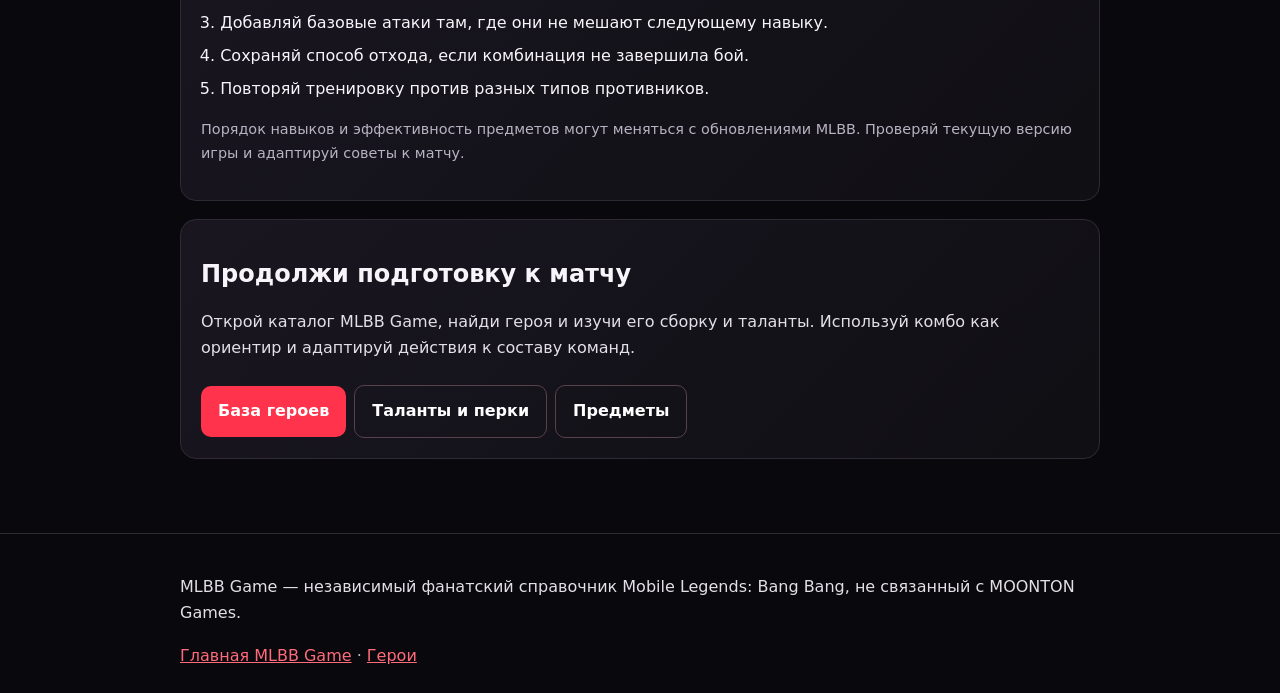
<file: guides.html>
<!doctype html>
<html lang="ru">
<head>
<meta charset="utf-8">
<meta name="viewport" content="width=device-width,initial-scale=1">
<meta name="description" content="Практические гайды по Mobile Legends: комбо навыков, позиционирование, мини-карта, командные бои и подготовка сборки. MLBB Game.">
<meta name="robots" content="index,follow">
<link rel="canonical" href="https://mlbbgame.github.io/guides.html">
<meta property="og:type" content="website">
<meta property="og:title" content="Комбо и гайды Mobile Legends — MLBB Game">
<meta property="og:description" content="Короткие советы по навыкам, позиционированию и командным боям в Mobile Legends.">
<meta property="og:url" content="https://mlbbgame.github.io/guides.html">
<title>Комбо и гайды Mobile Legends — MLBB Game</title>
<style>
:root{color-scheme:dark;--bg:#09080c;--panel:#15131b;--line:#302a37;--red:#ff334b;--muted:#b9b2c2}*{box-sizing:border-box}body{margin:0;background:radial-gradient(ellipse at top,#21101a 0,#09080c 52%);color:#f8f5fa;font:16px/1.65 system-ui,-apple-system,Segoe UI,sans-serif}a{color:#ff6b7b}.wrap{width:min(100% - 32px,920px);margin:auto}.top{padding:22px 0;border-bottom:1px solid var(--line)}.brand{font-weight:900;letter-spacing:.08em;color:#fff;text-decoration:none}.brand span{color:var(--red)}nav{display:flex;gap:16px;flex-wrap:wrap;margin-top:12px}main{padding:36px 0 56px}.eyebrow{color:var(--red);font-size:.78rem;font-weight:800;letter-spacing:.14em}h1{font-size:clamp(2rem,7vw,4rem);line-height:1.05;letter-spacing:-.04em;margin:.45em 0}h2{line-height:1.2}p{color:#e3dfe8}.lead{font-size:1.15rem;max-width:760px;color:#d0c8d5}.panel,.guide{background:linear-gradient(135deg,#191620,#100f14);border:1px solid var(--line);border-radius:16px;padding:20px;margin:18px 0}.grid{display:grid;grid-template-columns:repeat(auto-fit,minmax(min(100%,245px),1fr));gap:14px}.guide h3{margin:.1em 0 .45em}.num{color:var(--red);font-size:.8rem;font-weight:900;letter-spacing:.12em}.cta{display:inline-block;background:var(--red);color:#fff;text-decoration:none;font-weight:800;border-radius:10px;padding:12px 17px;margin:8px 8px 0 0}.cta.secondary{background:transparent;border:1px solid #57414b}.note{font-size:.9rem;color:var(--muted)}footer{border-top:1px solid var(--line);padding:24px 0;color:var(--muted)}ul,ol{padding-left:1.2em}li{margin:.4em 0}
</style>
</head>
<body>
<header class="top"><div class="wrap"><a class="brand" href="./">GRIM<span>_GG</span> / MOBILE LEGENDS</a><nav aria-label="Основная навигация"><a href="./">Главная</a><a href="heroes.html">Герои</a><a href="./?page=items">Предметы в базе</a></nav></div></header>
<main class="wrap">
<div class="eyebrow">ПРАКТИКА · НАВЫКИ · КОМАНДНАЯ ИГРА</div>
<h1>Комбо и гайды по Mobile Legends</h1>
<p class="lead">Хорошее комбо — не просто порядок нажатий. Учитывай дистанцию, контроль противника, положение союзников и возможность безопасно выйти из боя. Эти рекомендации — отправная точка для тренировки, а не универсальная комбинация на каждую ситуацию.</p>
<p><a class="cta" href="./?page=guides">Открыть интерактивные комбо MLBB Game ↗</a><a class="cta secondary" href="heroes.html">Выбрать героя</a></p>
<h2>Базовые игровые привычки</h2>
<div class="grid">
<article class="guide"><span class="num">GUIDE 01</span><h3>Читай мини-карту</h3><p>Проверяй расположение соперников перед тем, как далеко продвигать линию. Если несколько врагов пропали с карты, играй осторожнее и заранее выбирай путь отхода.</p></article>
<article class="guide"><span class="num">GUIDE 02</span><h3>Не трать все навыки сразу</h3><p>Подумай, каким умением ты остановишь преследование или доберёшься до цели. Против сильного контроля иногда лучше дождаться, пока противник потратит ключевой навык.</p></article>
<article class="guide"><span class="num">GUIDE 03</span><h3>Тренируй комбо по этапам</h3><p>Сначала отработай порядок навыков без сопротивления. Затем добавь перемещение, базовые атаки и смену цели. Повторяй комбинацию, пока не сможешь выполнять её стабильно.</p></article>
<article class="guide"><span class="num">GUIDE 04</span><h3>Выбирай правильную цель</h3><p>Не всегда нужно атаковать ближайшего героя. Оцени доступность вражеского стрелка или мага, угрозу от танка и риск оказаться без поддержки команды.</p></article>
<article class="guide"><span class="num">GUIDE 05</span><h3>Адаптируй сборку</h3><p>Сравни тип урона противников, их лечение и защиту. Защитный предмет или предмет, снижающий лечение, в нужный момент может быть полезнее ещё одного предмета на урон.</p></article>
<article class="guide"><span class="num">GUIDE 06</span><h3>Думай о цели после боя</h3><p>После выигранного командного боя оцени, можно ли забрать башню, Черепаху или Лорда. Не преследуй противника слишком долго, если можно получить безопасное преимущество на карте.</p></article>
</div>
<section class="panel"><h2>Как разбирать комбо героя</h2><ol><li>Определи дистанцию и подходящий момент для входа.</li><li>Используй контроль или перемещение в зависимости от героя и ситуации.</li><li>Добавляй базовые атаки там, где они не мешают следующему навыку.</li><li>Сохраняй способ отхода, если комбинация не завершила бой.</li><li>Повторяй тренировку против разных типов противников.</li></ol><p class="note">Порядок навыков и эффективность предметов могут меняться с обновлениями MLBB. Проверяй текущую версию игры и адаптируй советы к матчу.</p></section>
<section class="panel"><h2>Продолжи подготовку к матчу</h2><p>Открой каталог MLBB Game, найди героя и изучи его сборку и таланты. Используй комбо как ориентир и адаптируй действия к составу команд.</p><a class="cta" href="./?page=heroes">База героев</a><a class="cta secondary" href="./?page=perks">Таланты и перки</a><a class="cta secondary" href="./?page=items">Предметы</a></section>
</main>
<footer><div class="wrap"><p>MLBB Game — независимый фанатский справочник Mobile Legends: Bang Bang, не связанный с MOONTON Games.</p><a href="./">Главная MLBB Game</a> · <a href="heroes.html">Герои</a></div></footer>
</body></html>
</file>
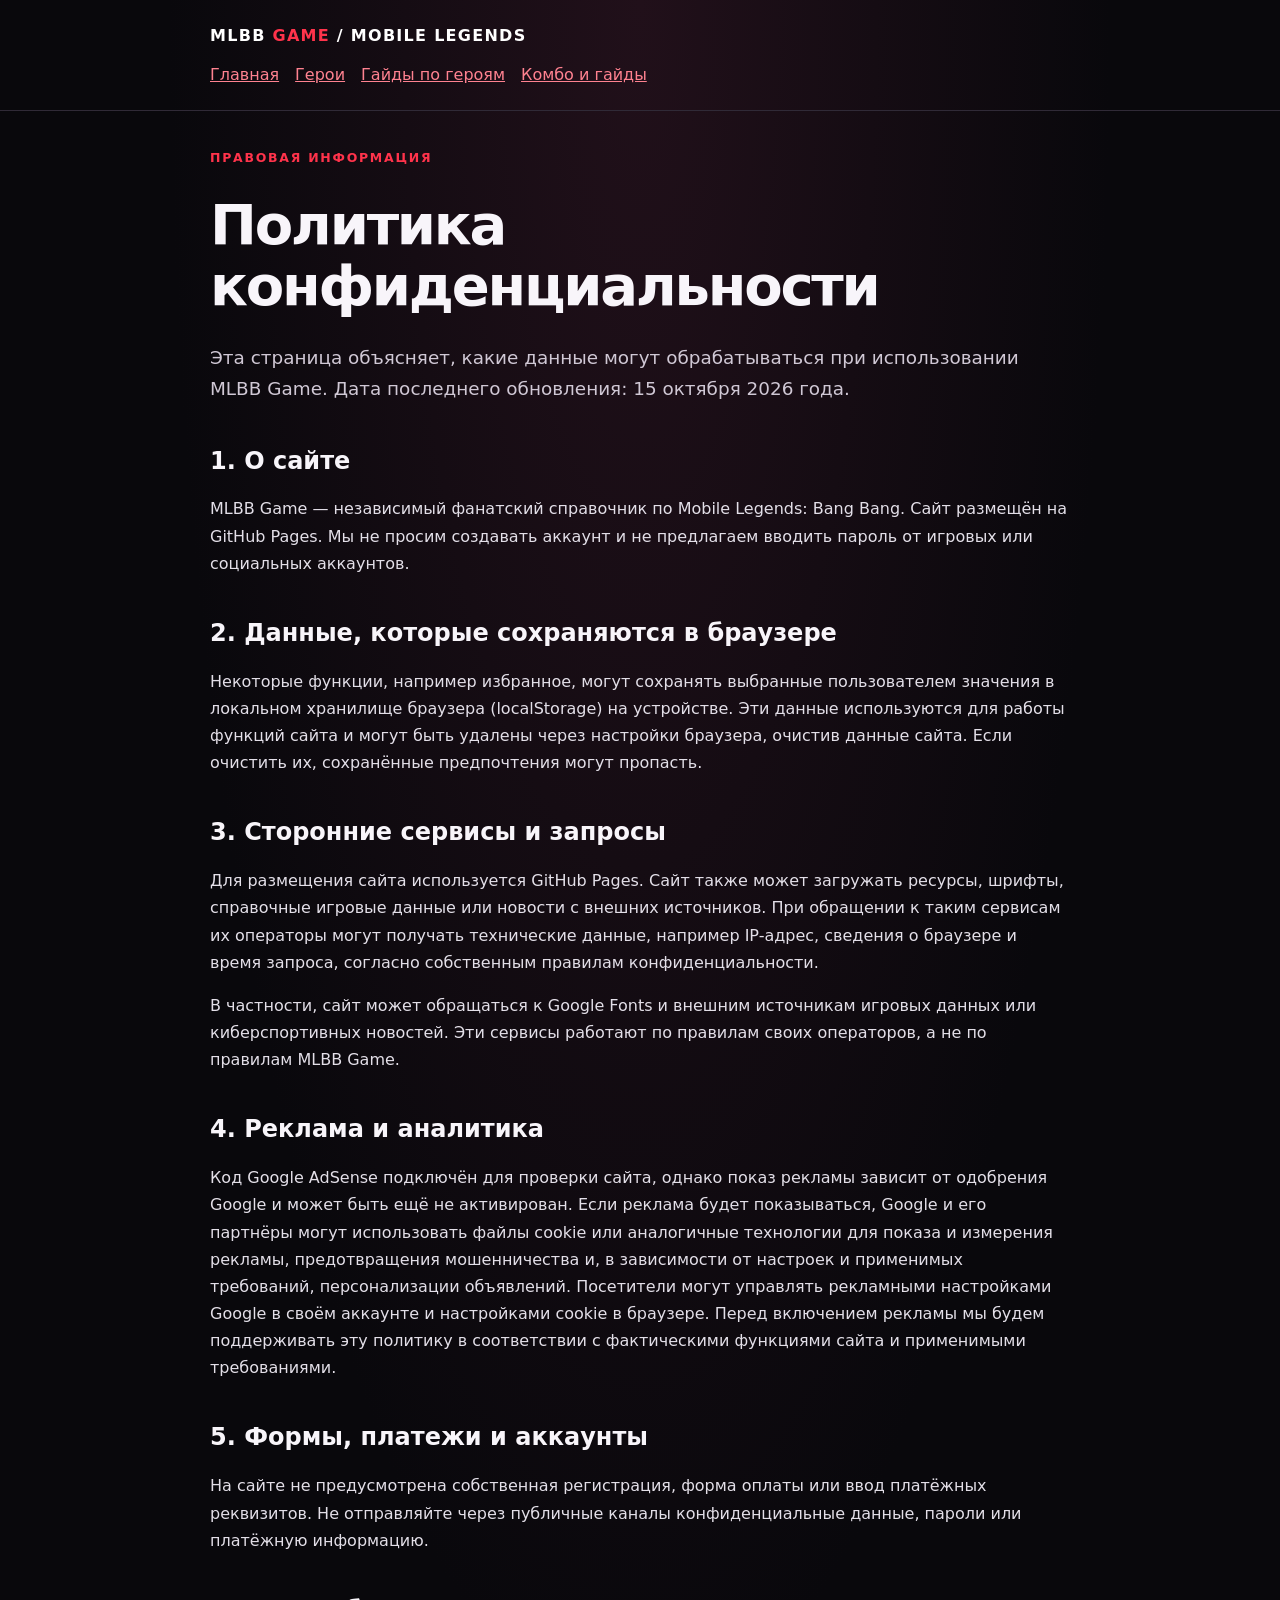
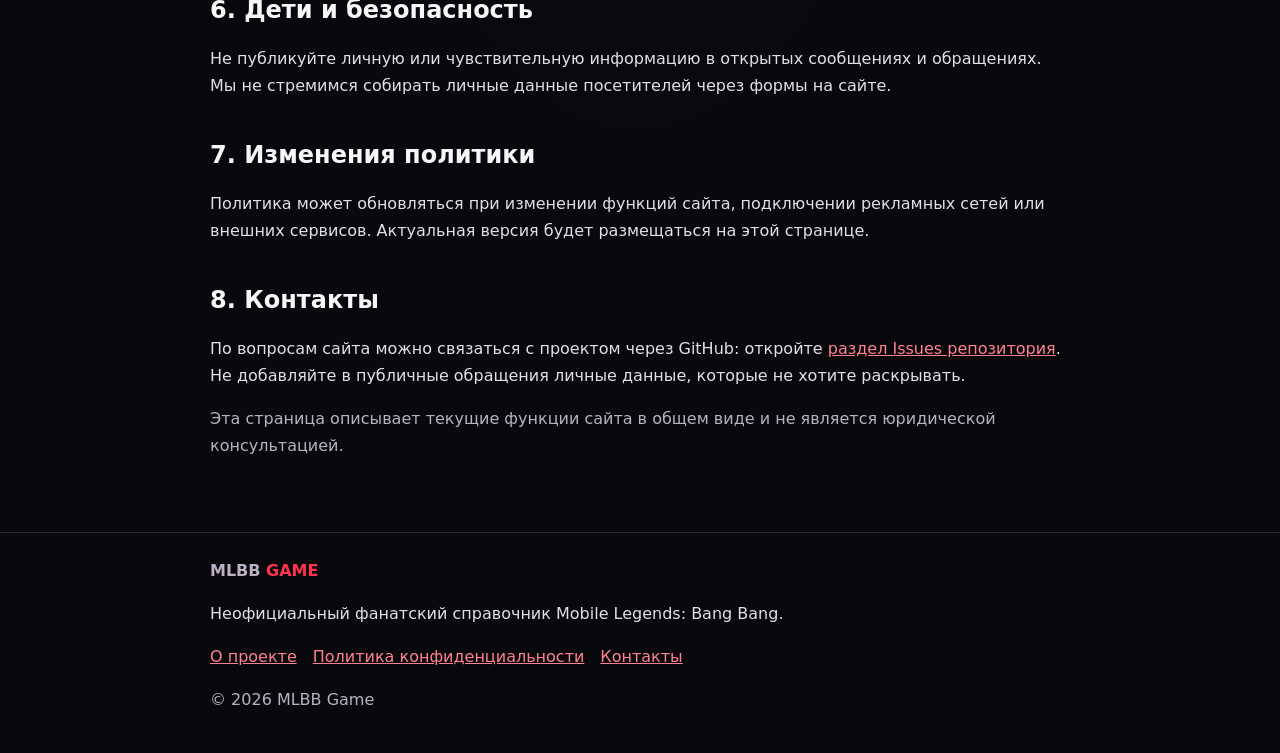
<file: privacy.html>
<!doctype html>
<html lang="ru">
<head>
<meta charset="utf-8">
<meta name="viewport" content="width=device-width,initial-scale=1">
<meta name="description" content="Политика конфиденциальности MLBB Game: информация о локальном хранении настроек, внешних сервисах и способах связи.">
<meta name="robots" content="index,follow">
<link rel="canonical" href="https://mlbbgame.github.io/privacy.html">
<meta name="theme-color" content="#09080c">
<meta property="og:type" content="website">
<meta property="og:site_name" content="MLBB Game">
<meta property="og:title" content="Политика конфиденциальности MLBB Game">
<meta property="og:description" content="Политика конфиденциальности MLBB Game: информация о локальном хранении настроек, внешних сервисах и способах связи.">
<title>Политика конфиденциальности MLBB Game</title>
<style>
:root{color-scheme:dark;--bg:#09080c;--panel:#15131b;--line:#302a37;--red:#ff334b;--muted:#b9b2c2}*{box-sizing:border-box}body{margin:0;background:radial-gradient(ellipse at top,#21101a 0,#09080c 52%);color:#f8f5fa;font:16px/1.7 system-ui,-apple-system,Segoe UI,sans-serif}.wrap{width:min(100% - 32px,860px);margin:auto}.top{padding:22px 0;border-bottom:1px solid var(--line)}.brand{font-weight:900;letter-spacing:.08em;color:#fff;text-decoration:none}.brand span{color:var(--red)}nav{display:flex;gap:16px;flex-wrap:wrap;margin-top:12px}a{color:#ff8290}main{padding:36px 0 56px}h1{font-size:clamp(2rem,7vw,3.5rem);line-height:1.1;letter-spacing:-.04em;margin:.45em 0}h2{line-height:1.25;margin-top:1.7em}p,li{color:#e3dfe8}.lead{font-size:1.15rem;color:#d0c8d5}.panel{background:linear-gradient(135deg,#191620,#100f14);border:1px solid var(--line);border-radius:16px;padding:20px;margin:18px 0}.eyebrow{color:var(--red);font-size:.78rem;font-weight:800;letter-spacing:.14em}.muted,small{color:var(--muted)}footer{border-top:1px solid var(--line);padding:24px 0;color:var(--muted)}.btn{display:inline-block;background:var(--red);color:#fff;text-decoration:none;font-weight:800;border-radius:10px;padding:12px 17px;margin:8px 8px 0 0}.btn.secondary{background:transparent;border:1px solid #57414b}code{overflow-wrap:anywhere}
</style>
</head>
<body>
<header class="top"><div class="wrap"><a class="brand" href="./">MLBB<span> GAME</span> / MOBILE LEGENDS</a><nav aria-label="Основная навигация"><a href="./">Главная</a><a href="./?page=heroes">Герои</a><a href="./hero-guide/">Гайды по героям</a><a href="./combo-guides/">Комбо и гайды</a></nav></div></header>
<main class="wrap"><div class="eyebrow">ПРАВОВАЯ ИНФОРМАЦИЯ</div><h1>Политика конфиденциальности</h1><p class="lead">Эта страница объясняет, какие данные могут обрабатываться при использовании MLBB Game. Дата последнего обновления: 15 октября 2026 года.</p><h2>1. О сайте</h2><p>MLBB Game — независимый фанатский справочник по Mobile Legends: Bang Bang. Сайт размещён на GitHub Pages. Мы не просим создавать аккаунт и не предлагаем вводить пароль от игровых или социальных аккаунтов.</p><h2>2. Данные, которые сохраняются в браузере</h2><p>Некоторые функции, например избранное, могут сохранять выбранные пользователем значения в локальном хранилище браузера (localStorage) на устройстве. Эти данные используются для работы функций сайта и могут быть удалены через настройки браузера, очистив данные сайта. Если очистить их, сохранённые предпочтения могут пропасть.</p><h2>3. Сторонние сервисы и запросы</h2><p>Для размещения сайта используется GitHub Pages. Сайт также может загружать ресурсы, шрифты, справочные игровые данные или новости с внешних источников. При обращении к таким сервисам их операторы могут получать технические данные, например IP-адрес, сведения о браузере и время запроса, согласно собственным правилам конфиденциальности.</p><p>В частности, сайт может обращаться к Google Fonts и внешним источникам игровых данных или киберспортивных новостей. Эти сервисы работают по правилам своих операторов, а не по правилам MLBB Game.</p><h2>4. Реклама и аналитика</h2><p>Код Google AdSense подключён для проверки сайта, однако показ рекламы зависит от одобрения Google и может быть ещё не активирован. Если реклама будет показываться, Google и его партнёры могут использовать файлы cookie или аналогичные технологии для показа и измерения рекламы, предотвращения мошенничества и, в зависимости от настроек и применимых требований, персонализации объявлений. Посетители могут управлять рекламными настройками Google в своём аккаунте и настройками cookie в браузере. Перед включением рекламы мы будем поддерживать эту политику в соответствии с фактическими функциями сайта и применимыми требованиями.</p><h2>5. Формы, платежи и аккаунты</h2><p>На сайте не предусмотрена собственная регистрация, форма оплаты или ввод платёжных реквизитов. Не отправляйте через публичные каналы конфиденциальные данные, пароли или платёжную информацию.</p><h2>6. Дети и безопасность</h2><p>Не публикуйте личную или чувствительную информацию в открытых сообщениях и обращениях. Мы не стремимся собирать личные данные посетителей через формы на сайте.</p><h2>7. Изменения политики</h2><p>Политика может обновляться при изменении функций сайта, подключении рекламных сетей или внешних сервисов. Актуальная версия будет размещаться на этой странице.</p><h2>8. Контакты</h2><p>По вопросам сайта можно связаться с проектом через GitHub: откройте <a href="https://github.com/mlbbgame/mlbbgame.github.io/issues">раздел Issues репозитория</a>. Не добавляйте в публичные обращения личные данные, которые не хотите раскрывать.</p><p class="muted">Эта страница описывает текущие функции сайта в общем виде и не является юридической консультацией.</p></main>
<footer><div class="wrap"><strong>MLBB<span style="color:var(--red)"> GAME</span></strong><p>Неофициальный фанатский справочник Mobile Legends: Bang Bang.</p><nav aria-label="Информация о сайте"><a href="./about.html">О проекте</a><a href="./privacy.html">Политика конфиденциальности</a><a href="./contact.html">Контакты</a></nav><p class="muted">© 2026 MLBB Game</p></div></footer>
</body></html>
</file>
